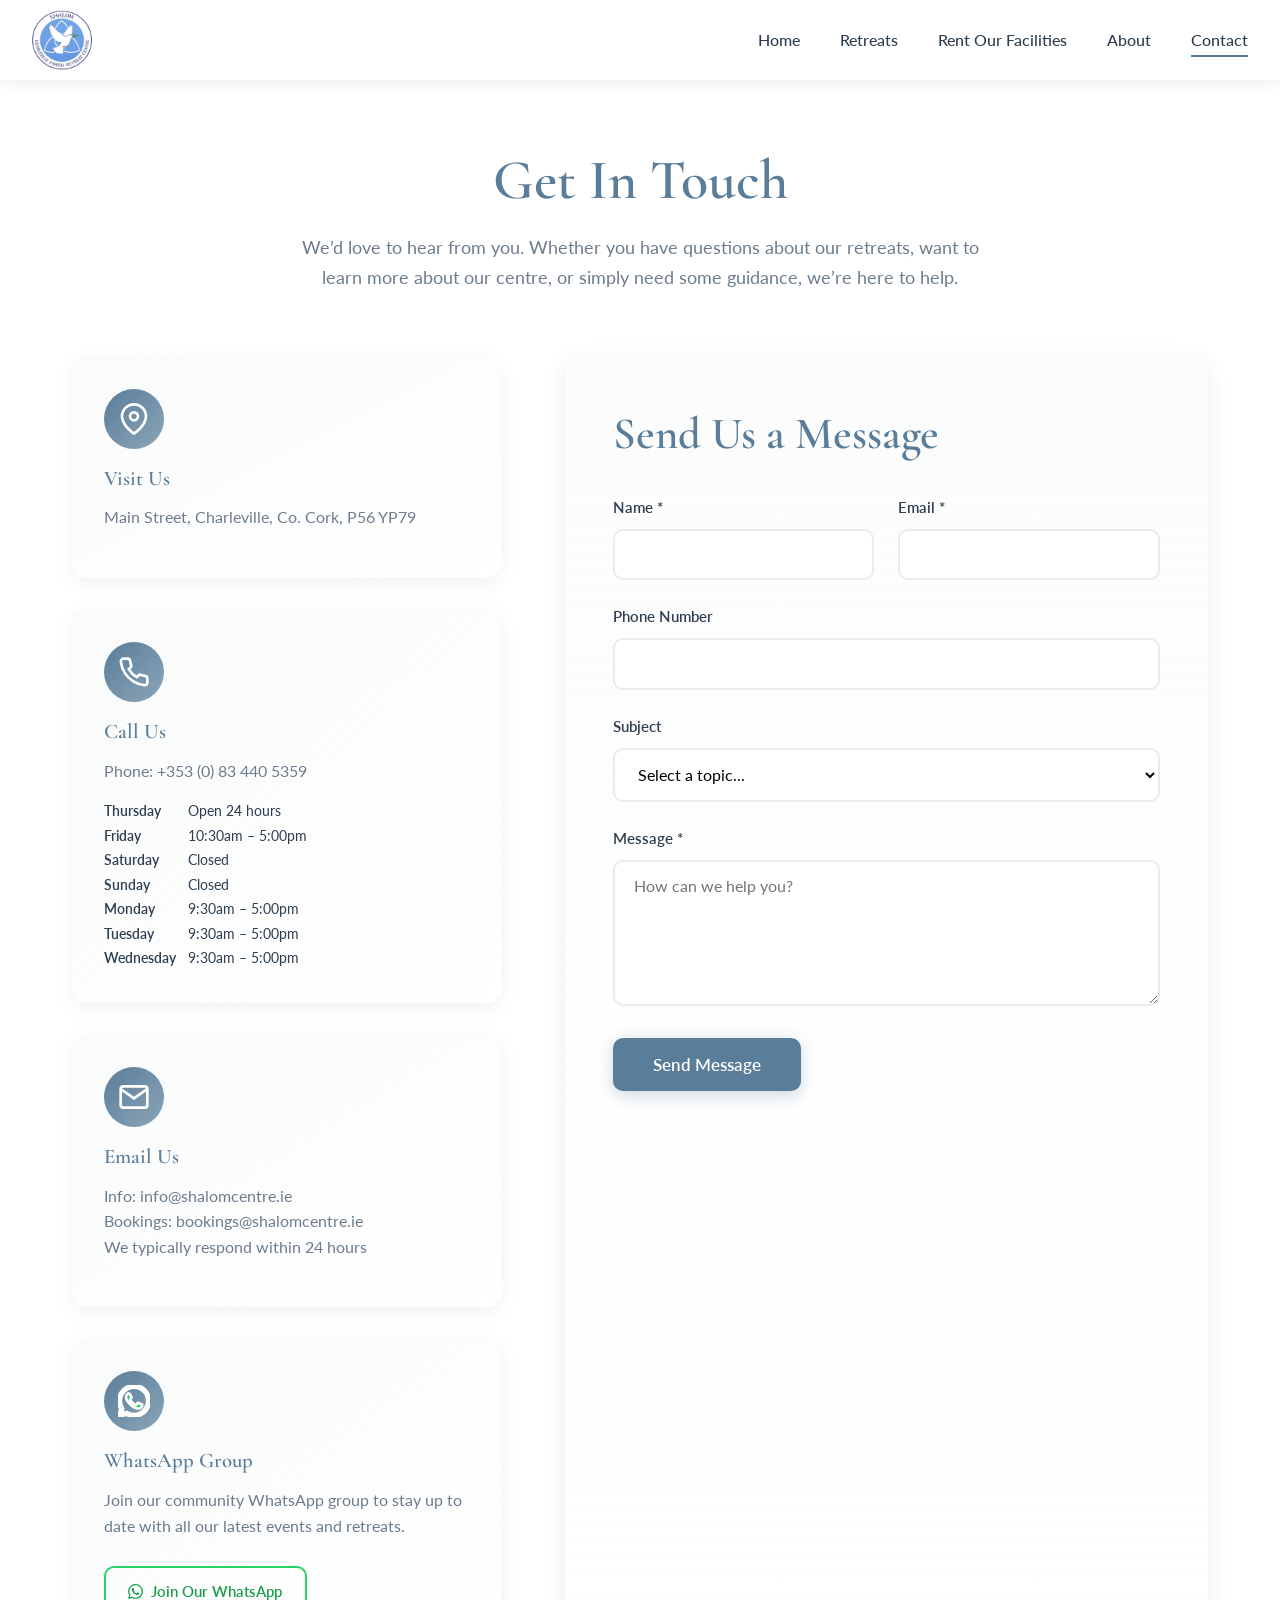
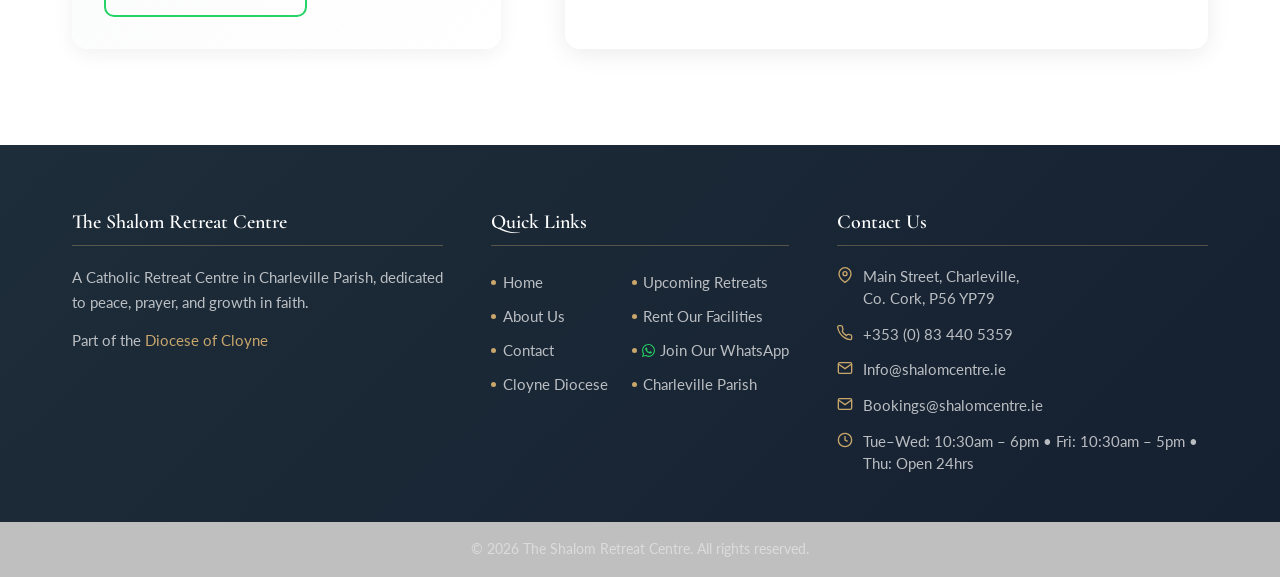
<file: contact.html>
<!DOCTYPE html>
<html lang="en">
<head>
    <meta charset="UTF-8">
    <meta name="viewport" content="width=device-width, initial-scale=1.0">
    <title>Contact Us - The Shalom Retreat Centre</title>
    <link rel="icon" type="image/x-icon" href="favicon.ico">
    <link rel="preconnect" href="https://fonts.googleapis.com">
    <link rel="preconnect" href="https://fonts.gstatic.com" crossorigin>
    <link href="https://fonts.googleapis.com/css2?family=Cormorant+Garamond:wght@300;400;600&family=Lato:wght@300;400;700&display=swap" rel="stylesheet">
    <link rel="stylesheet" href="styles.css">
</head>
<body>
    <!-- Navigation -->
    <nav class="navbar">
        <div class="nav-container">
            <a href="index.html" class="nav-logo">
                <img src="Shalom_logo_transparent.png" alt="Shalom Retreat Centre">
            </a>
            <ul class="nav-menu">
                <li><a href="index.html">Home</a></li>
                <li><a href="bookings.html">Retreats</a></li>
                <li><a href="facilities.html">Rent Our Facilities</a></li>
                <li><a href="about.html">About</a></li>
                <li><a href="contact.html" class="active">Contact</a></li>
            </ul>
            <div class="hamburger">
                <span></span>
                <span></span>
                <span></span>
            </div>
        </div>
    </nav>

    <!-- Animated Background -->
    <div class="background-animation subtle">
        <div class="orb orb-1"></div>
        <div class="orb orb-2"></div>
        <div class="orb orb-3"></div>
        <div class="orb orb-4"></div>
        <div class="orb orb-5"></div>
        <div class="orb orb-6"></div>
    </div>

    <!-- Contact Section -->
    <section class="contact-section">
        <div class="container">
            <div class="contact-header fade-in">
                <h1 data-cms="page_heading">Get In Touch</h1>
                <p data-cms="page_intro">We'd love to hear from you. Whether you have questions about our retreats, want to learn more about our centre, or simply need some guidance, we're here to help.</p>
            </div>

            <div class="contact-grid">
                <!-- Contact Info -->
                <div class="contact-info fade-in-delay-1">
                    <div class="contact-card">
                        <div class="contact-icon">
                            <svg width="32" height="32" viewBox="0 0 24 24" fill="none" stroke="currentColor">
                                <path d="M21 10c0 7-9 13-9 13s-9-6-9-13a9 9 0 0 1 18 0z"></path>
                                <circle cx="12" cy="10" r="3"></circle>
                            </svg>
                        </div>
                        <h3>Visit Us</h3>
                        <p data-cms="address">Shalom Retreat Centre<br>Main Street<br>Charleville<br>Co. Cork<br>P56 YP79</p>
                    </div>

                    <div class="contact-card">
                        <div class="contact-icon">
                            <svg width="32" height="32" viewBox="0 0 24 24" fill="none" stroke="currentColor">
                                <path d="M22 16.92v3a2 2 0 0 1-2.18 2 19.79 19.79 0 0 1-8.63-3.07 19.5 19.5 0 0 1-6-6 19.79 19.79 0 0 1-3.07-8.67A2 2 0 0 1 4.11 2h3a2 2 0 0 1 2 1.72 12.84 12.84 0 0 0 .7 2.81 2 2 0 0 1-.45 2.11L8.09 9.91a16 16 0 0 0 6 6l1.27-1.27a2 2 0 0 1 2.11-.45 12.84 12.84 0 0 0 2.81.7A2 2 0 0 1 22 16.92z"></path>
                            </svg>
                        </div>
                        <h3>Call Us</h3>
                        <p>Phone: <span data-cms="phone_display">+353 (0) 83 440 5359</span></p>
                        <table style="font-size:0.9em;border-spacing:0;margin-top:0.4rem;line-height:1.7">
                            <tr><td style="padding-right:0.75rem;font-weight:600">Thursday</td><td data-cms="hours_thu">Open 24 hours</td></tr>
                            <tr><td style="padding-right:0.75rem;font-weight:600">Friday</td><td data-cms="hours_fri">10:30 am – 5:00 pm</td></tr>
                            <tr><td style="padding-right:0.75rem;font-weight:600">Saturday</td><td data-cms="hours_sat">Closed</td></tr>
                            <tr><td style="padding-right:0.75rem;font-weight:600">Sunday</td><td data-cms="hours_sun">Closed</td></tr>
                            <tr><td style="padding-right:0.75rem;font-weight:600">Monday</td><td data-cms="hours_mon">Closed</td></tr>
                            <tr><td style="padding-right:0.75rem;font-weight:600">Tuesday</td><td data-cms="hours_tue">10:30 am – 6:00 pm</td></tr>
                            <tr><td style="padding-right:0.75rem;font-weight:600">Wednesday</td><td data-cms="hours_wed">10:30 am – 6:00 pm</td></tr>
                        </table>
                    </div>

                    <div class="contact-card">
                        <div class="contact-icon">
                            <svg width="32" height="32" viewBox="0 0 24 24" fill="none" stroke="currentColor">
                                <path d="M4 4h16c1.1 0 2 .9 2 2v12c0 1.1-.9 2-2 2H4c-1.1 0-2-.9-2-2V6c0-1.1.9-2 2-2z"></path>
                                <polyline points="22,6 12,13 2,6"></polyline>
                            </svg>
                        </div>
                        <h3>Email Us</h3>
                        <p>Info: <a href="mailto:info@shalomcentre.ie" data-cms="email_info">info@shalomcentre.ie</a><br>Bookings: <a href="mailto:bookings@shalomcentre.ie" data-cms="email_bookings">bookings@shalomcentre.ie</a><br>We typically respond within 24 hours</p>
                    </div>

                    <div class="contact-card">
                        <div class="contact-icon" style="color:#25d366">
                            <svg width="32" height="32" viewBox="0 0 24 24" fill="#25d366" aria-hidden="true"><path d="M17.472 14.382c-.297-.149-1.758-.867-2.03-.967-.273-.099-.471-.148-.67.15-.197.297-.767.966-.94 1.164-.173.199-.347.223-.644.075-.297-.15-1.255-.463-2.39-1.475-.883-.788-1.48-1.761-1.653-2.059-.173-.297-.018-.458.13-.606.134-.133.298-.347.446-.52.149-.174.198-.298.298-.497.099-.198.05-.371-.025-.52-.075-.149-.669-1.612-.916-2.207-.242-.579-.487-.5-.669-.51-.173-.008-.371-.01-.57-.01-.198 0-.52.074-.792.372-.272.297-1.04 1.016-1.04 2.479 0 1.462 1.065 2.875 1.213 3.074.149.198 2.096 3.2 5.077 4.487.709.306 1.262.489 1.694.625.712.227 1.36.195 1.871.118.571-.085 1.758-.719 2.006-1.413.248-.694.248-1.289.173-1.413-.074-.124-.272-.198-.57-.347m-5.421 7.403h-.004a9.87 9.87 0 01-5.031-1.378l-.361-.214-3.741.982.998-3.648-.235-.374a9.86 9.86 0 01-1.51-5.26c.001-5.45 4.436-9.884 9.888-9.884 2.64 0 5.122 1.03 6.988 2.898a9.825 9.825 0 012.893 6.994c-.003 5.45-4.437 9.884-9.885 9.884m8.413-18.297A11.815 11.815 0 0012.05 0C5.495 0 .16 5.335.157 11.892c0 2.096.547 4.142 1.588 5.945L.057 24l6.305-1.654a11.882 11.882 0 005.683 1.448h.005c6.554 0 11.89-5.335 11.893-11.893a11.821 11.821 0 00-3.48-8.413z"/></svg>
                        </div>
                        <h3>WhatsApp Group</h3>
                        <p>Join our community WhatsApp group to stay up to date with all our latest events and retreats.</p>
                        <a href="https://chat.whatsapp.com/FvwBHMFkd5S3oxi56iMXap?mode=gi_t" class="btn-whatsapp-light" target="_blank" rel="noopener" style="margin-top:0.75rem;font-size:0.95rem;padding:0.65rem 1.4rem">
                            <svg width="15" height="15" viewBox="0 0 24 24" fill="currentColor" aria-hidden="true"><path d="M17.472 14.382c-.297-.149-1.758-.867-2.03-.967-.273-.099-.471-.148-.67.15-.197.297-.767.966-.94 1.164-.173.199-.347.223-.644.075-.297-.15-1.255-.463-2.39-1.475-.883-.788-1.48-1.761-1.653-2.059-.173-.297-.018-.458.13-.606.134-.133.298-.347.446-.52.149-.174.198-.298.298-.497.099-.198.05-.371-.025-.52-.075-.149-.669-1.612-.916-2.207-.242-.579-.487-.5-.669-.51-.173-.008-.371-.01-.57-.01-.198 0-.52.074-.792.372-.272.297-1.04 1.016-1.04 2.479 0 1.462 1.065 2.875 1.213 3.074.149.198 2.096 3.2 5.077 4.487.709.306 1.262.489 1.694.625.712.227 1.36.195 1.871.118.571-.085 1.758-.719 2.006-1.413.248-.694.248-1.289.173-1.413-.074-.124-.272-.198-.57-.347m-5.421 7.403h-.004a9.87 9.87 0 01-5.031-1.378l-.361-.214-3.741.982.998-3.648-.235-.374a9.86 9.86 0 01-1.51-5.26c.001-5.45 4.436-9.884 9.888-9.884 2.64 0 5.122 1.03 6.988 2.898a9.825 9.825 0 012.893 6.994c-.003 5.45-4.437 9.884-9.885 9.884m8.413-18.297A11.815 11.815 0 0012.05 0C5.495 0 .16 5.335.157 11.892c0 2.096.547 4.142 1.588 5.945L.057 24l6.305-1.654a11.882 11.882 0 005.683 1.448h.005c6.554 0 11.89-5.335 11.893-11.893a11.821 11.821 0 00-3.48-8.413z"/></svg>
                            Join Our WhatsApp
                        </a>
                    </div>
                </div>

                <!-- Contact Form -->
                <div class="contact-form-container fade-in-delay-2">
                    <h2>Send Us a Message</h2>
                    <form id="contactPageForm" class="contact-form">
                        <div class="form-row">
                            <div class="form-group">
                                <label for="name">Name *</label>
                                <input type="text" id="name" name="name" required>
                            </div>
                            <div class="form-group">
                                <label for="email">Email *</label>
                                <input type="email" id="email" name="email" required>
                            </div>
                        </div>

                        <div class="form-group">
                            <label for="phone">Phone Number</label>
                            <input type="tel" id="phone" name="phone">
                        </div>

                        <div class="form-group">
                            <label for="subject">Subject</label>
                            <select id="subject" name="subject">
                                <option value="">Select a topic...</option>
                                <option value="retreat-inquiry">Retreat Inquiry</option>
                                <option value="registration">Registration Question</option>
                                <option value="general">General Question</option>
                                <option value="other">Other</option>
                            </select>
                        </div>

                        <div class="form-group">
                            <label for="message">Message *</label>
                            <textarea id="message" name="message" rows="6" required placeholder="How can we help you?"></textarea>
                        </div>

                        <button type="submit" class="btn-primary">Send Message</button>
                    </form>

                    <div class="success-message" id="successMessage">
                        <svg width="24" height="24" viewBox="0 0 24 24" fill="none" stroke="currentColor">
                            <path d="M22 11.08V12a10 10 0 1 1-5.93-9.14"></path>
                            <polyline points="22 4 12 14.01 9 11.01"></polyline>
                        </svg>
                        Thank you for your message! We'll get back to you soon.
                    </div>

                    <div class="error-message" id="errorMessage">
                        <svg width="24" height="24" viewBox="0 0 24 24" fill="none" stroke="currentColor">
                            <circle cx="12" cy="12" r="10"></circle>
                            <line x1="15" y1="9" x2="9" y2="15"></line>
                            <line x1="9" y1="9" x2="15" y2="15"></line>
                        </svg>
                        <span>Oops! Something went wrong. Please try again.</span>
                    </div>
                </div>
            </div>
        </div>
    </section>

<!-- Footer -->
    <footer class="footer">
        <div class="footer-main">
            <div class="container">
                <div class="footer-grid">

                    <!-- About col -->
                    <div class="footer-col">
                        <h4>The Shalom Retreat Centre</h4>
                        <p>A Catholic Retreat Centre in Charleville Parish, dedicated to peace, prayer, and growth in faith.</p>
                        <p class="footer-diocese">
                            Part of the <a href="https://www.cloynediocese.ie" target="_blank" rel="noopener">Diocese of Cloyne</a>
                        </p>
                    </div>

                    <!-- Quick links col -->
                    <div class="footer-col">
                        <h4>Quick Links</h4>
                        <ul class="footer-links footer-links-grid">
                            <li><a href="index.html">Home</a></li>
                            <li><a href="bookings.html">Upcoming Retreats</a></li>
                            <li><a href="about.html">About Us</a></li>
                            <li><a href="facilities.html">Rent Our Facilities</a></li>
                <li><a href="contact.html">Contact</a></li>
                            <li><a href="https://chat.whatsapp.com/FvwBHMFkd5S3oxi56iMXap?mode=gi_t" target="_blank" rel="noopener" class="wa-link"><svg width="13" height="13" viewBox="0 0 24 24" fill="currentColor" style="color:#25d366;flex-shrink:0"><path d="M17.472 14.382c-.297-.149-1.758-.867-2.03-.967-.273-.099-.471-.148-.67.15-.197.297-.767.966-.94 1.164-.173.199-.347.223-.644.075-.297-.15-1.255-.463-2.39-1.475-.883-.788-1.48-1.761-1.653-2.059-.173-.297-.018-.458.13-.606.134-.133.298-.347.446-.52.149-.174.198-.298.298-.497.099-.198.05-.371-.025-.52-.075-.149-.669-1.612-.916-2.207-.242-.579-.487-.5-.669-.51-.173-.008-.371-.01-.57-.01-.198 0-.52.074-.792.372-.272.297-1.04 1.016-1.04 2.479 0 1.462 1.065 2.875 1.213 3.074.149.198 2.096 3.2 5.077 4.487.709.306 1.262.489 1.694.625.712.227 1.36.195 1.871.118.571-.085 1.758-.719 2.006-1.413.248-.694.248-1.289.173-1.413-.074-.124-.272-.198-.57-.347m-5.421 7.403h-.004a9.87 9.87 0 01-5.031-1.378l-.361-.214-3.741.982.998-3.648-.235-.374a9.86 9.86 0 01-1.51-5.26c.001-5.45 4.436-9.884 9.888-9.884 2.64 0 5.122 1.03 6.988 2.898a9.825 9.825 0 012.893 6.994c-.003 5.45-4.437 9.884-9.885 9.884m8.413-18.297A11.815 11.815 0 0012.05 0C5.495 0 .16 5.335.157 11.892c0 2.096.547 4.142 1.588 5.945L.057 24l6.305-1.654a11.882 11.882 0 005.683 1.448h.005c6.554 0 11.89-5.335 11.893-11.893a11.821 11.821 0 00-3.48-8.413z"/></svg>Join Our WhatsApp</a></li>
                            <li><a href="https://www.cloynediocese.ie" target="_blank" rel="noopener">Cloyne Diocese</a></li>
                            <li><a href="https://www.charlevilleparish.ie" target="_blank" rel="noopener">Charleville Parish</a></li>
                        </ul>                    </div>

                    <!-- Contact col -->
                    <div class="footer-col">
                        <h4>Contact Us</h4>
                        <ul class="footer-contact-list">
                            <li>
                                <svg width="16" height="16" viewBox="0 0 24 24" fill="none" stroke="currentColor" stroke-width="2"><path d="M21 10c0 7-9 13-9 13s-9-6-9-13a9 9 0 0 1 18 0z"></path><circle cx="12" cy="10" r="3"></circle></svg>
                                <span>Main Street, Charleville,<br>Co. Cork, P56 YP79</span>
                            </li>
                            <li>
                                <svg width="16" height="16" viewBox="0 0 24 24" fill="none" stroke="currentColor" stroke-width="2"><path d="M22 16.92v3a2 2 0 0 1-2.18 2 19.79 19.79 0 0 1-8.63-3.07A19.5 19.5 0 0 1 4.21 12 19.79 19.79 0 0 1 1.14 3.38 2 2 0 0 1 3.12 1h3a2 2 0 0 1 2 1.72 12.84 12.84 0 0 0 .7 2.81 2 2 0 0 1-.45 2.11L8.09 9.91a16 16 0 0 0 6 6l1.27-1.27a2 2 0 0 1 2.11-.45 12.84 12.84 0 0 0 2.81.7A2 2 0 0 1 22 16.92z"></path></svg>
                                <a href="tel:+353834405359">+353 (0) 83 440 5359</a>
                            </li>
                            <li>
                                <svg width="16" height="16" viewBox="0 0 24 24" fill="none" stroke="currentColor" stroke-width="2"><path d="M4 4h16c1.1 0 2 .9 2 2v12c0 1.1-.9 2-2 2H4c-1.1 0-2-.9-2-2V6c0-1.1.9-2 2-2z"></path><polyline points="22,6 12,13 2,6"></polyline></svg>
                                <a href="mailto:info@shalomcentre.ie">Info@shalomcentre.ie</a>
                            </li>
                            <li>
                                <svg width="16" height="16" viewBox="0 0 24 24" fill="none" stroke="currentColor" stroke-width="2"><path d="M4 4h16c1.1 0 2 .9 2 2v12c0 1.1-.9 2-2 2H4c-1.1 0-2-.9-2-2V6c0-1.1.9-2 2-2z"></path><polyline points="22,6 12,13 2,6"></polyline></svg>
                                <a href="mailto:bookings@shalomcentre.ie">Bookings@shalomcentre.ie</a>
                            </li>
                            <li>
                                <svg width="16" height="16" viewBox="0 0 24 24" fill="none" stroke="currentColor" stroke-width="2"><circle cx="12" cy="12" r="10"></circle><polyline points="12 6 12 12 16 14"></polyline></svg>
                                <span>Tue&ndash;Wed: 10:30am &ndash; 6pm &bull; Fri: 10:30am &ndash; 5pm &bull; Thu: Open 24hrs</span>
                            </li>
                        </ul>
                    </div>

                </div>
            </div>
        </div>
        <div class="footer-bottom">
            <div class="container">
                <p>&copy; 2026 The Shalom Retreat Centre. All rights reserved.</p>
            </div>
        </div>
    </footer>

    <script src="script.js"></script>
</body>
</html>
</file>
<file: styles.css>
/* ===== CSS VARIABLES ===== */
:root {
    --primary-color: #5a7d9a;
    --secondary-color: #8ba5b8;
    --accent-color: #c9a66b;
    --text-dark: #2c3e50;
    --text-light: #6b7c8e;
    --bg-light: #f8f9fa;
    --white: #ffffff;
    --success: #4caf50;
    --error: #e57373;

    --font-heading: 'Cormorant Garamond', serif;
    --font-body: 'Lato', sans-serif;

    --transition: all 0.3s ease;
}

/* ===== RESET & BASE ===== */
*, *::before, *::after {
    margin: 0;
    padding: 0;
    box-sizing: border-box;
}

html { scroll-behavior: smooth; }

body {
    font-family: var(--font-body);
    color: var(--text-dark);
    line-height: 1.7;
    overflow-x: hidden;
}

h1, h2, h3, h4, h5, h6 {
    font-family: var(--font-heading);
    font-weight: 600;
    line-height: 1.3;
    margin-bottom: 1rem;
}

h1 { font-size: 3.5rem; }
h2 { font-size: 2.8rem; }
h3 { font-size: 1.8rem; }

p { margin-bottom: 1rem; }

a {
    text-decoration: none;
    color: inherit;
    transition: var(--transition);
}

img {
    max-width: 100%;
    height: auto;
    display: block;
}

.container {
    max-width: 1200px;
    margin: 0 auto;
    padding: 0 2rem;
}

/* ===== ANIMATED BACKGROUND ===== */
.background-animation {
    position: fixed;
    top: 0; left: 0;
    width: 100%; height: 100%;
    z-index: -1;
    overflow: hidden;
    background: linear-gradient(160deg, #f7f5f0 0%, #edf2f6 50%, #f5f2ec 100%);
}

.background-animation.subtle {
    background: linear-gradient(160deg, #f8f7f3 0%, #f0f4f8 60%, #f6f3ee 100%);
}

/* Soft drifting circles */
.orb {
    position: absolute;
    border-radius: 50%;
    opacity: 0;
    will-change: transform, opacity;
}

.orb-1 {
    width: 500px; height: 500px; top: -8%; left: -10%;
    background: radial-gradient(circle at 40% 40%, rgba(90,125,154,0.18) 0%, transparent 68%);
    animation: drift1 50s -5s infinite ease-in-out;
}
.orb-2 {
    width: 380px; height: 380px; top: 25%; left: 60%;
    background: radial-gradient(circle at 50% 50%, rgba(201,166,107,0.14) 0%, transparent 68%);
    animation: drift2 58s -18s infinite ease-in-out;
}
.orb-3 {
    width: 460px; height: 460px; top: 60%; left: -5%;
    background: radial-gradient(circle at 40% 60%, rgba(139,165,184,0.15) 0%, transparent 68%);
    animation: drift3 64s -30s infinite ease-in-out;
}
.orb-4 {
    width: 280px; height: 280px; top: 5%; left: 72%;
    background: radial-gradient(circle at 50% 40%, rgba(201,166,107,0.12) 0%, transparent 68%);
    animation: drift4 42s -8s infinite ease-in-out;
}
.orb-5 {
    width: 420px; height: 420px; top: 70%; left: 55%;
    background: radial-gradient(circle at 50% 50%, rgba(90,125,154,0.12) 0%, transparent 68%);
    animation: drift5 56s -22s infinite ease-in-out;
}
.orb-6 {
    width: 220px; height: 220px; top: 42%; left: 30%;
    background: radial-gradient(circle at 50% 50%, rgba(201,166,107,0.10) 0%, transparent 68%);
    animation: drift6 70s -40s infinite ease-in-out;
}

@keyframes drift1 {
    0%,100% { opacity:0; transform: translate(0,0); }
    10%      { opacity:1; }
    50%      { opacity:1; transform: translate(70px, 90px); }
    90%      { opacity:1; }
}
@keyframes drift2 {
    0%,100% { opacity:0; transform: translate(0,0); }
    10%      { opacity:1; }
    40%      { opacity:1; transform: translate(-60px,-70px); }
    70%      { opacity:1; transform: translate(-100px, 30px); }
    90%      { opacity:1; }
}
@keyframes drift3 {
    0%,100% { opacity:0; transform: translate(0,0); }
    10%      { opacity:1; }
    50%      { opacity:1; transform: translate(80px,-100px); }
    90%      { opacity:1; }
}
@keyframes drift4 {
    0%,100% { opacity:0; transform: translate(0,0); }
    10%      { opacity:1; }
    35%      { opacity:1; transform: translate(-40px, 60px); }
    65%      { opacity:1; transform: translate(-80px, 30px); }
    90%      { opacity:1; }
}
@keyframes drift5 {
    0%,100% { opacity:0; transform: translate(0,0); }
    10%      { opacity:1; }
    50%      { opacity:1; transform: translate(-90px,-80px); }
    90%      { opacity:1; }
}
@keyframes drift6 {
    0%,100% { opacity:0; transform: translate(0,0); }
    10%      { opacity:1; }
    33%      { opacity:1; transform: translate(50px,-50px); }
    66%      { opacity:1; transform: translate(-30px,-80px); }
    90%      { opacity:1; }
}

/* ===== NAVIGATION ===== */
.navbar {
    background: var(--white);
    box-shadow: 0 2px 15px rgba(0,0,0,0.08);
    position: sticky;
    top: 0;
    z-index: 1000;
    animation: slideDown 0.5s ease;
}

@keyframes slideDown {
    from { transform: translateY(-100%); opacity: 0; }
    to   { transform: translateY(0);     opacity: 1; }
}

.nav-container {
    max-width: 1400px;
    margin: 0 auto;
    padding: 0 2rem;
    display: flex;
    justify-content: space-between;
    align-items: center;
    height: 80px;
}

.nav-logo img {
    height: 60px;
    width: auto;
    transition: var(--transition);
}

.nav-logo:hover img { transform: scale(1.05); }

.nav-menu {
    display: flex;
    list-style: none;
    gap: 2.5rem;
}

.nav-menu a {
    color: var(--text-dark);
    font-weight: 500;
    font-size: 1rem;
    position: relative;
    padding: 0.5rem 0;
}

.nav-menu a::after {
    content: '';
    position: absolute;
    bottom: 0; left: 0;
    width: 0; height: 2px;
    background: var(--primary-color);
    transition: width 0.3s ease;
}

.nav-menu a:hover::after,
.nav-menu a.active::after { width: 100%; }

.hamburger {
    display: none;
    flex-direction: column;
    cursor: pointer;
    gap: 5px;
}

.hamburger span {
    width: 25px; height: 3px;
    background: var(--text-dark);
    transition: var(--transition);
}

/* ===== HERO SECTION ===== */
.hero {
    min-height: 70vh;
    display: flex;
    flex-direction: column;
    align-items: center;
    justify-content: center;
    text-align: center;
    background: linear-gradient(135deg, rgba(90,125,154,0.92), rgba(139,165,184,0.82)),
                url('https://i.imgur.com/rm2Lard.jpeg?w=1200&q=80') center/cover;
    position: relative;
    overflow: hidden;
}

.hero::before {
    content: '';
    position: absolute;
    inset: 0;
    background: radial-gradient(circle at 30% 50%, rgba(201,166,107,0.12), transparent 60%);
    animation: pulseGlow 8s ease-in-out infinite;
}

@keyframes pulseGlow {
    0%, 100% { opacity: 0.3; }
    50%       { opacity: 0.7; }
}

.hero-content {
    position: relative;
    z-index: 1;
    color: var(--white);
    max-width: 820px;
    padding: 2rem 2rem 7rem;
}

.hero h1 {
    font-size: 4.5rem;
    margin-bottom: 1.5rem;
    text-shadow: 0 2px 20px rgba(0,0,0,0.3);
}

.hero p {
    font-size: 1.4rem;
    opacity: 0.95;
    font-weight: 300;
    margin-bottom: 2.5rem;
}

.hero-btn {
    background: rgba(255,255,255,0.15);
    border: 2px solid rgba(255,255,255,0.7);
    color: var(--white);
    backdrop-filter: blur(6px);
    box-shadow: 0 4px 20px rgba(0,0,0,0.15);
}

.hero-btn:hover {
    background: var(--white);
    color: var(--primary-color);
    border-color: var(--white);
    transform: translateY(-2px);
}

/* Hero button group (side-by-side on homepage) */
.hero-buttons {
    display: flex;
    flex-wrap: wrap;
    gap: 1rem;
    justify-content: center;
    align-items: center;
}

/* ===== WHATSAPP BUTTON ===== */
.btn-whatsapp {
    display: inline-flex;
    align-items: center;
    gap: 0.5rem;
    padding: 1rem 2rem;
    font-size: 1.05rem;
    font-weight: 600;
    border-radius: 10px;
    cursor: pointer;
    transition: var(--transition);
    border: 2px solid rgba(255,255,255,0.7);
    font-family: var(--font-body);
    background: rgba(37,211,102,0.25);
    color: var(--white);
    backdrop-filter: blur(6px);
    box-shadow: 0 4px 20px rgba(0,0,0,0.15);
    text-decoration: none;
    white-space: nowrap;
}
.btn-whatsapp:hover {
    background: #25d366;
    border-color: #25d366;
    color: var(--white);
    transform: translateY(-2px);
    box-shadow: 0 6px 24px rgba(37,211,102,0.4);
}

/* WhatsApp button on light backgrounds (about CTA, contact) */
.btn-whatsapp-light {
    display: inline-flex;
    align-items: center;
    gap: 0.5rem;
    padding: 1rem 2rem;
    font-size: 1.05rem;
    font-weight: 600;
    border-radius: 10px;
    cursor: pointer;
    transition: var(--transition);
    border: 2px solid #25d366;
    font-family: var(--font-body);
    background: transparent;
    color: #1a9e4d;
    text-decoration: none;
    white-space: nowrap;
}
.btn-whatsapp-light:hover {
    background: #25d366;
    color: var(--white);
    transform: translateY(-2px);
    box-shadow: 0 6px 24px rgba(37,211,102,0.35);
}

/* Footer WhatsApp link */
.footer-links .wa-link {
    display: inline-flex;
    align-items: center;
    gap: 5px;
}

/* ===== SCROLL INDICATOR ===== */
.scroll-indicator {
    position: absolute;
    bottom: 2.5rem;
    left: 50%;
    transform: translateX(-50%);
    display: flex;
    flex-direction: column;
    align-items: center;
    gap: 0.4rem;
    color: rgba(255,255,255,0.85);
    font-size: 0.8rem;
    font-family: var(--font-body);
    font-weight: 600;
    letter-spacing: 0.12em;
    text-transform: uppercase;
    transition: color 0.3s ease;
    /* Custom animation keeps translateX(-50%) intact — generic fadeIn would overwrite it */
    animation: fadeInScroll 1s ease 1.2s forwards;
    opacity: 0;
    z-index: 2;
}

@keyframes fadeInScroll {
    from { opacity: 0; transform: translateX(-50%) translateY(12px); }
    to   { opacity: 1; transform: translateX(-50%) translateY(0); }
}

.scroll-indicator:hover {
    color: var(--white);
    transform: translateX(-50%) translateY(4px);
}

.scroll-label {
    opacity: 0.8;
}

.scroll-arrow {
    animation: bounceArrow 2s ease-in-out infinite;
    display: flex;
}

.scroll-arrow svg {
    stroke: rgba(255,255,255,0.9);
}

@keyframes bounceArrow {
    0%, 100% { transform: translateY(0); }
    50%       { transform: translateY(6px); }
}

/* ===== ANIMATIONS ===== */
.fade-in         { opacity: 0; animation: fadeIn 1s ease 0.0s forwards; }
.fade-in-delay-1 { opacity: 0; animation: fadeIn 1s ease 0.2s forwards; }
.fade-in-delay-2 { opacity: 0; animation: fadeIn 1s ease 0.4s forwards; }
.fade-in-delay-3 { opacity: 0; animation: fadeIn 1s ease 0.6s forwards; }
.fade-in-delay-4 { opacity: 0; animation: fadeIn 1s ease 0.8s forwards; }
.fade-in-delay-5 { opacity: 0; animation: fadeIn 1s ease 1.0s forwards; }

@keyframes fadeIn {
    from { opacity: 0; transform: translateY(28px); }
    to   { opacity: 1; transform: translateY(0); }
}

/* ===== HIGHLIGHTS SECTION (homepage) ===== */
.highlights-section {
    padding: 5rem 0 3rem;
    background: var(--white);
}

.section-intro {
    text-align: center;
    margin-bottom: 3rem;
}

.section-intro h2 {
    color: var(--primary-color);
    margin-bottom: 0.5rem;
}

.section-intro p {
    color: var(--text-light);
    font-size: 1.15rem;
    margin: 0;
}

.highlights-footer {
    text-align: center;
    margin-top: 3rem;
}

/* ===== FORMS SECTION (homepage two-column) ===== */
.forms-section {
    padding: 4rem 0 5rem;
    background: linear-gradient(to bottom, var(--bg-light), #eef2f6);
}

.forms-grid {
    display: grid;
    grid-template-columns: 1fr 1fr;
    gap: 3rem;
    align-items: start;
}

.form-panel {
    background: var(--white);
    border-radius: 20px;
    padding: 3rem 2.5rem;
    box-shadow: 0 8px 35px rgba(0,0,0,0.07);
    border-top: 4px solid var(--primary-color);
    opacity: 0;
}

.form-panel-alt {
    border-top-color: var(--accent-color);
}

.form-panel-icon {
    display: inline-flex;
    align-items: center;
    justify-content: center;
    width: 64px;
    height: 64px;
    background: linear-gradient(135deg, var(--primary-color), var(--secondary-color));
    border-radius: 16px;
    margin-bottom: 1.5rem;
}

.form-panel-alt .form-panel-icon {
    background: linear-gradient(135deg, var(--accent-color), #d4b57a);
}

.form-panel-icon svg {
    stroke: var(--white);
}

.form-panel h2 {
    color: var(--text-dark);
    font-size: 1.9rem;
    margin-bottom: 0.5rem;
}

.form-panel-sub {
    color: var(--text-light);
    font-size: 1rem;
    margin-bottom: 2rem;
}

/* ===== PAGE HEADER ===== */
.page-header {
    padding: 4rem 0 3rem;
    text-align: center;
    background: linear-gradient(to bottom, rgba(248,249,250,0.5), transparent);
}

.page-header h1 { color: var(--primary-color); margin-bottom: 1rem; }
.page-header p  { color: var(--text-light); font-size: 1.2rem; max-width: 800px; margin: 0 auto; }

/* ===== RETREATS SECTION ===== */
.retreats-section {
    padding: 4rem 0 6rem;
    background: var(--white);
}

/* Shared grid — used by homepage highlights (3 cards) */
.retreats-grid {
    display: grid;
    grid-template-columns: repeat(auto-fill, minmax(320px, 1fr));
    gap: 2.5rem;
    margin-bottom: 2rem;
}

/* Bookings page: slimmer cards, 4 across */
.retreats-section .retreats-grid {
    grid-template-columns: repeat(auto-fill, minmax(240px, 1fr));
    gap: 1.8rem;
}


/* ===== RETREAT SIGNUP — IMAGE BANNER (req 4: no text overlay) ===== */
.retreat-hero-img-wrap {
    position: relative;
    width: 100%;
    height: 360px;
    overflow: hidden;
    background: #2c3e50;
}

.retreat-hero-banner-img {
    width: 100%;
    height: 100%;
    object-fit: cover;
    object-position: center;
    display: block;
}

/* Tag pill in top-right of the image — kept visible on hover via z-index:3 (req 5) */
.retreat-hero-banner-tag {
    position: absolute;
    top: 1.2rem; right: 1.5rem;
    z-index: 3;
    background: var(--accent-color);
    color: #fff;
    padding: 0.35rem 1.1rem;
    border-radius: 20px;
    font-size: 0.8rem;
    font-weight: 700;
    letter-spacing: 0.05em;
    text-transform: uppercase;
    box-shadow: 0 2px 8px rgba(0,0,0,0.25);
}

/* ===== RETREAT INFO BLOCK — BELOW the banner (req 4) ===== */
.retreat-hero-below {
    background: var(--bg-light);
    border-bottom: 3px solid var(--accent-color);
    padding: 2rem 0 1.8rem;
}

.retreat-hero-below-inner {
    max-width: 820px;
}

.retreat-hero-below-tag {
    display: inline-block;
    background: var(--accent-color);
    color: #fff;
    padding: 0.3rem 1rem;
    border-radius: 20px;
    font-size: 0.78rem;
    font-weight: 700;
    letter-spacing: 0.05em;
    text-transform: uppercase;
    margin-bottom: 0.75rem;
}

.retreat-hero-below-title {
    font-size: 2.2rem;
    color: var(--text-dark);
    margin-bottom: 0.6rem;
    line-height: 1.25;
}

.retreat-hero-below-meta {
    display: flex;
    align-items: center;
    gap: 0.5rem;
    color: var(--text-light);
    font-size: 0.95rem;
    margin-bottom: 0.9rem;
}
.retreat-hero-below-meta svg { stroke: var(--primary-color); flex-shrink: 0; }

.retreat-hero-below-desc {
    color: var(--text-light);
    line-height: 1.75;
    margin: 0;
    max-width: 680px;
    white-space: pre-line;
}

/* Cost / donation badge — on signup page hero */
.retreat-cost-badge-hero {
    display: inline-block;
    margin-top: 1rem;
    background: #fff8ee;
    border: 1.5px solid var(--accent-color);
    color: #7a5a1e;
    padding: 0.45rem 1.1rem;
    border-radius: 8px;
    font-size: 0.95rem;
    font-weight: 600;
}



.retreat-card {
    background: var(--white);
    border-radius: 15px;
    overflow: hidden;
    box-shadow: 0 5px 20px rgba(0,0,0,0.08);
    transition: var(--transition);
    opacity: 0;
    display: flex;
    flex-direction: column;
}

.retreat-card:hover {
    transform: translateY(-8px);
    box-shadow: 0 12px 35px rgba(0,0,0,0.15);
}

.retreat-image {
    position: relative;
    height: 240px;
    overflow: hidden;
    /* Establish a stacking context so z-index on the tag is scoped here */
    isolation: isolate;
}

.retreat-image img {
    width: 100%; height: 100%;
    object-fit: cover;
    transition: transform 0.5s ease;
    /* Image sits at z-index:0, tag at z-index:3 — tag always on top (req 5) */
    position: relative;
    z-index: 0;
}

.retreat-card:hover .retreat-image img { transform: scale(1.1); }

/* Tag stays visible during hover/scale — z-index:3 set inline in JS too (req 5) */
.retreat-tag {
    position: absolute;
    top: 1rem; right: 1rem;
    z-index: 3;
    background: var(--accent-color);
    color: var(--white);
    padding: 0.5rem 1.2rem;
    border-radius: 20px;
    font-size: 0.85rem;
    font-weight: 600;
    box-shadow: 0 2px 10px rgba(0,0,0,0.2);
    /* Prevent tag from scaling with the image */
    pointer-events: none;
}

.retreat-content { padding: 2rem; display: flex; flex-direction: column; flex: 1; }

/* Slightly tighter padding on bookings page for slimmer cards */
.retreats-section .retreat-content { padding: 1.5rem; }

.retreat-content h3 {
    color: var(--primary-color);
    margin-bottom: 1rem;
    font-size: 1.6rem;
}

.retreat-date {
    display: flex;
    align-items: center;
    gap: 0.6rem;
    color: var(--text-light);
    margin-bottom: 1rem;
    font-size: 0.95rem;
}

.retreat-date svg {
    stroke: var(--primary-color);
    stroke-width: 2;
    flex-shrink: 0;
}

/* Description: 3-line ellipsis truncation (req 4) — replaces old scroll-on-hover */
.retreat-desc-wrap {
    margin-bottom: 0.8rem;
}

.retreat-desc-wrap p {
    color: var(--text-light);
    line-height: 1.7;
    margin: 0;
    white-space: pre-line;
    display: -webkit-box;
    -webkit-line-clamp: 3;
    -webkit-box-orient: vertical;
    overflow: hidden;
    text-overflow: ellipsis;
}

/* Optional cost/donation badge on cards (req 6) */
.retreat-cost-badge {
    display: inline-block;
    background: #fff8ee;
    border: 1.5px solid var(--accent-color);
    color: #7a5a1e;
    padding: 0.3rem 0.9rem;
    border-radius: 8px;
    font-size: 0.88rem;
    font-weight: 600;
    margin-bottom: 0.8rem;
    align-self: flex-start;
}

.retreat-content .btn-secondary {
    width: 100%;
    padding: 0.8rem 1.5rem;
    font-size: 1rem;
    text-align: center;
    margin-top: auto;
    padding-top: 1.5rem;
    flex-shrink: 0;
}

/* ===== FORMS ===== */
.contact-form { margin-top: 1.5rem; }

.form-row {
    display: grid;
    grid-template-columns: 1fr 1fr;
    gap: 1.5rem;
    margin-bottom: 0;
}

.form-group { margin-bottom: 1.5rem; }

.form-group label {
    display: block;
    color: var(--text-dark);
    font-weight: 600;
    margin-bottom: 0.5rem;
    font-size: 0.95rem;
}

.form-group input,
.form-group textarea,
.form-group select {
    width: 100%;
    padding: 0.9rem 1.2rem;
    border: 2px solid #e8ecef;
    border-radius: 10px;
    font-size: 1rem;
    font-family: var(--font-body);
    transition: var(--transition);
    background: var(--white);
}

.form-group input:focus,
.form-group textarea:focus,
.form-group select:focus {
    outline: none;
    border-color: var(--primary-color);
    box-shadow: 0 0 0 4px rgba(90,125,154,0.1);
}

.form-group textarea { resize: vertical; }

/* ===== BUTTONS ===== */
.btn-primary,
.btn-secondary {
    display: inline-block;
    padding: 1rem 2.5rem;
    font-size: 1.05rem;
    font-weight: 600;
    border-radius: 10px;
    cursor: pointer;
    transition: var(--transition);
    border: none;
    font-family: var(--font-body);
}

.btn-primary {
    background: var(--primary-color);
    color: var(--white);
    box-shadow: 0 4px 15px rgba(90,125,154,0.3);
}

.btn-primary:hover {
    background: #4a6d8a;
    transform: translateY(-2px);
    box-shadow: 0 6px 20px rgba(90,125,154,0.4);
}

.btn-secondary {
    background: transparent;
    color: var(--primary-color);
    border: 2px solid var(--primary-color);
}

.btn-secondary:hover {
    background: var(--primary-color);
    color: var(--white);
}

/* ===== MESSAGES ===== */
.success-message,
.error-message {
    display: none;
    align-items: center;
    gap: 1rem;
    padding: 1.2rem 1.5rem;
    border-radius: 10px;
    margin-top: 1.5rem;
    font-weight: 500;
    animation: slideIn 0.3s ease;
}

@keyframes slideIn {
    from { opacity: 0; transform: translateY(-10px); }
    to   { opacity: 1; transform: translateY(0); }
}

.success-message {
    background: rgba(76,175,80,0.1);
    color: var(--success);
    border: 2px solid var(--success);
}

.error-message {
    background: rgba(229,115,115,0.1);
    color: var(--error);
    border: 2px solid var(--error);
}

.success-message svg,
.error-message svg {
    stroke-width: 2.5;
    flex-shrink: 0;
}

/* ===== REGISTRATION SECTION ===== */
.registration-section {
    padding: 4rem 0 6rem;
    background: var(--white);
}

.registration-content {
    max-width: 800px;
    margin: 0 auto;
}

.back-link {
    display: inline-flex;
    align-items: center;
    gap: 0.5rem;
    color: var(--primary-color);
    font-weight: 600;
    margin-bottom: 2rem;
    transition: var(--transition);
}

.back-link:hover { gap: 0.8rem; color: var(--secondary-color); }
.back-link svg   { stroke-width: 2.5; }

.registration-content h1 {
    color: var(--primary-color);
    margin-bottom: 0.5rem;
}

.registration-form {
    background: linear-gradient(to bottom, rgba(248,249,250,0.5), rgba(255,255,255,0.8));
    padding: 3rem;
    border-radius: 15px;
    box-shadow: 0 5px 25px rgba(0,0,0,0.08);
}

.registration-form h3 {
    color: var(--primary-color);
    margin-top: 2rem;
    margin-bottom: 1.5rem;
    padding-top: 2rem;
    border-top: 2px solid #e8ecef;
}

.registration-form h3:first-of-type {
    margin-top: 0;
    padding-top: 0;
    border-top: none;
}

.subtitle { color: var(--text-light); font-size: 1.1rem; margin-bottom: 2rem; }

/* ===== ABOUT PAGE ===== */
.about-hero {
    padding: 5rem 0 3rem;
    text-align: center;
    background: linear-gradient(to bottom, rgba(248,249,250,0.5), transparent);
}

.about-hero h1   { color: var(--primary-color); margin-bottom: 1rem; }
.about-hero .lead {
    color: var(--text-light);
    font-size: 1.3rem;
    max-width: 800px;
    margin: 0 auto;
}

.about-content {
    padding: 4rem 0;
    background: var(--white);
}

.about-grid {
    display: grid;
    grid-template-columns: 1fr 1fr;
    gap: 4rem;
    align-items: center;
    margin-bottom: 5rem;
}

.about-grid.reverse     { direction: rtl; }
.about-grid.reverse > * { direction: ltr; }

.about-text h2  { color: var(--primary-color); margin-bottom: 1.5rem; }
.about-text p   { color: var(--text-light); font-size: 1.05rem; line-height: 1.8; }

.about-image {
    border-radius: 15px;
    overflow: hidden;
    box-shadow: 0 10px 40px rgba(0,0,0,0.1);
}

.about-image img { width: 100%; height: 100%; object-fit: cover; transition: transform 0.5s ease; }
.about-image:hover img { transform: scale(1.05); }

/* ===== VALUES SECTION ===== */
.values-section {
    padding: 5rem 0;
    background: linear-gradient(to bottom, rgba(248,249,250,0.5), var(--white));
}

.values-section h2 { color: var(--primary-color); margin-bottom: 3rem; }
.text-center       { text-align: center; }

.values-grid {
    display: grid;
    grid-template-columns: repeat(auto-fit, minmax(250px, 1fr));
    gap: 2.5rem;
    margin-top: 3rem;
}

.value-card {
    text-align: center;
    padding: 2rem;
    background: var(--white);
    border-radius: 15px;
    box-shadow: 0 5px 20px rgba(0,0,0,0.06);
    transition: var(--transition);
    opacity: 0;
}

.value-card:hover {
    transform: translateY(-5px);
    box-shadow: 0 8px 30px rgba(0,0,0,0.12);
}

.value-icon {
    display: inline-flex;
    align-items: center;
    justify-content: center;
    width: 80px; height: 80px;
    background: linear-gradient(135deg, var(--primary-color), var(--secondary-color));
    border-radius: 50%;
    margin-bottom: 1.5rem;
}

.value-icon svg { stroke: var(--white); stroke-width: 2; }

.value-card h3 { color: var(--primary-color); margin-bottom: 0.8rem; font-size: 1.4rem; }
.value-card p  { color: var(--text-light); line-height: 1.6; }

/* ===== CTA SECTION ===== */
.cta-section {
    padding: 5rem 0;
    background: linear-gradient(135deg, rgba(90,125,154,0.95), rgba(139,165,184,0.9)),
                url('https://images.unsplash.com/photo-1519681393784-d120267933ba?w=1600&q=80') center/cover;
    text-align: center;
    position: relative;
}

.cta-content       { position: relative; z-index: 1; color: var(--white); }
.cta-content h2    { font-size: 3rem; margin-bottom: 1rem; }
.cta-content p     { font-size: 1.3rem; margin-bottom: 2rem; opacity: 0.95; }

.cta-buttons {
    display: flex;
    gap: 1.5rem;
    justify-content: center;
    flex-wrap: wrap;
}

.cta-buttons .btn-primary { background: var(--white); color: var(--primary-color); }
.cta-buttons .btn-primary:hover { background: var(--accent-color); color: var(--white); }
.cta-buttons .btn-secondary { border-color: var(--white); color: var(--white); }
.cta-buttons .btn-secondary:hover { background: var(--white); color: var(--primary-color); }
.cta-buttons .btn-whatsapp-light { border-color: rgba(255,255,255,0.7); color: var(--white); }
.cta-buttons .btn-whatsapp-light:hover { background: #25d366; border-color: #25d366; color: var(--white); }

/* ===== CONTACT SECTION ===== */
.contact-section {
    padding: 4rem 0 6rem;
    background: var(--white);
}

.contact-header {
    text-align: center;
    max-width: 700px;
    margin: 0 auto 4rem;
}

.contact-header h1 { color: var(--primary-color); margin-bottom: 1rem; }
.contact-header p  { color: var(--text-light); font-size: 1.1rem; }

.contact-grid {
    display: grid;
    grid-template-columns: 1fr 1.5fr;
    gap: 4rem;
}

.contact-info { display: flex; flex-direction: column; gap: 2rem; }

.contact-card {
    padding: 2rem;
    background: linear-gradient(to bottom right, rgba(248,249,250,0.8), var(--white));
    border-radius: 15px;
    box-shadow: 0 5px 20px rgba(0,0,0,0.06);
    transition: var(--transition);
}

.contact-card:hover { transform: translateY(-3px); box-shadow: 0 8px 30px rgba(0,0,0,0.1); }

.contact-icon {
    display: inline-flex;
    align-items: center;
    justify-content: center;
    width: 60px; height: 60px;
    background: linear-gradient(135deg, var(--primary-color), var(--secondary-color));
    border-radius: 50%;
    margin-bottom: 1rem;
}

.contact-icon svg   { stroke: var(--white); stroke-width: 2; }
.contact-card h3    { color: var(--primary-color); margin-bottom: 0.8rem; font-size: 1.3rem; }
.contact-card p     { color: var(--text-light); line-height: 1.6; }

.contact-form-container {
    background: linear-gradient(to bottom, rgba(248,249,250,0.5), rgba(255,255,255,0.8));
    padding: 3rem;
    border-radius: 15px;
    box-shadow: 0 5px 25px rgba(0,0,0,0.08);
}

.contact-form-container h2 { color: var(--primary-color); margin-bottom: 2rem; }

/* ===== FOOTER ===== */
.footer-main {
    background: linear-gradient(135deg, #1e2d3a 0%, #152030 100%);
    color: rgba(255,255,255,0.85);
    padding: 4rem 0 3rem;
}

.footer-grid {
    display: grid;
    grid-template-columns: 1.4fr 1fr 1.4fr;
    gap: 3rem;
}

.footer-col h4 {
    font-family: var(--font-heading);
    font-size: 1.25rem;
    color: var(--white);
    margin-bottom: 1.2rem;
    padding-bottom: 0.6rem;
    border-bottom: 1px solid rgba(201,166,107,0.35);
}

.footer-col p {
    font-size: 0.92rem;
    line-height: 1.7;
    color: rgba(255,255,255,0.7);
    margin-bottom: 0.8rem;
}

.footer-diocese a {
    color: var(--accent-color);
    transition: var(--transition);
}
.footer-diocese a:hover { color: #d9bb85; }

/* Quick links */
.footer-links {
    list-style: none;
    display: flex;
    flex-direction: column;
    gap: 0.6rem;
}

.footer-links a {
    color: rgba(255,255,255,0.7);
    font-size: 0.92rem;
    display: inline-flex;
    align-items: center;
    gap: 0.4rem;
    transition: var(--transition);
}

.footer-links a::before {
    content: '';
    display: inline-block;
    width: 5px; height: 5px;
    border-radius: 50%;
    background: var(--accent-color);
    flex-shrink: 0;
    transition: background 0.2s, transform 0.2s;
}

.footer-links a:hover { color: var(--white); }
.footer-links a:hover::before { background: #d9bb85; transform: scale(1.4); }

/* Contact list */
.footer-contact-list {
    list-style: none;
    display: flex;
    flex-direction: column;
    gap: 0.85rem;
}

.footer-contact-list li {
    display: flex;
    align-items: flex-start;
    gap: 0.65rem;
    font-size: 0.92rem;
    color: rgba(255,255,255,0.7);
    line-height: 1.5;
}

.footer-contact-list svg {
    stroke: var(--accent-color);
    flex-shrink: 0;
    margin-top: 2px;
}

.footer-contact-list a {
    color: rgba(255,255,255,0.7);
    transition: var(--transition);
}
.footer-contact-list a:hover { color: var(--white); }

/* Bottom bar */
.footer-bottom {
    background: rgba(0,0,0,0.25);
    padding: 1rem 0;
    text-align: center;
}

.footer-bottom p {
    font-size: 0.85rem;
    color: rgba(255,255,255,0.45);
    margin: 0;
}

/* Footer responsive */
@media (max-width: 820px) {
    .footer-grid { grid-template-columns: 1fr 1fr; }
    .footer-col:first-child { grid-column: 1 / -1; }
}

@media (max-width: 520px) {
    .footer-grid { grid-template-columns: 1fr; }
    .footer-col:first-child { grid-column: auto; }
}

/* ===== RESPONSIVE ===== */
@media (max-width: 968px) {
    h1 { font-size: 2.8rem; }
    h2 { font-size: 2.2rem; }
    h3 { font-size: 1.5rem; }

    .nav-menu {
        position: fixed;
        left: -100%; top: 80px;
        flex-direction: column;
        background: var(--white);
        width: 100%;
        text-align: center;
        transition: 0.3s;
        box-shadow: 0 10px 27px rgba(0,0,0,0.05);
        padding: 2rem 0;
        gap: 0;
    }

    .nav-menu.active { left: 0; }
    .nav-menu li     { padding: 1rem 0; }
    .hamburger       { display: flex; }

    .hamburger.active span:nth-child(1) { transform: rotate(45deg) translate(8px, 8px); }
    .hamburger.active span:nth-child(2) { opacity: 0; }
    .hamburger.active span:nth-child(3) { transform: rotate(-45deg) translate(8px, -8px); }

    .hero h1         { font-size: 3rem; }

    .forms-grid,
    .about-grid,
    .contact-grid    { grid-template-columns: 1fr; gap: 2.5rem; }

    .about-grid.reverse { direction: ltr; }

    .values-grid     { grid-template-columns: 1fr; }
    .cta-content h2  { font-size: 2.2rem; }

    .cta-buttons     { flex-direction: column; align-items: center; }
    .cta-buttons .btn-primary,
    .cta-buttons .btn-secondary,
    .cta-buttons .btn-whatsapp-light { width: 100%; max-width: 300px; justify-content: center; }

    .form-row        { grid-template-columns: 1fr; }
}

@media (max-width: 600px) {
    .container       { padding: 0 1.5rem; }
    .hero            { min-height: 88vh; }
    .hero h1         { font-size: 2.3rem; }
    .hero p          { font-size: 1.1rem; }
    .hero-content    { padding-bottom: 6rem; }
    .scroll-indicator { bottom: 1.5rem; }
    .hero-buttons    { flex-direction: column; align-items: center; }
    .hero-buttons .btn-primary,
    .hero-buttons .btn-whatsapp { width: 100%; max-width: 280px; justify-content: center; }

    .registration-form,
    .contact-form-container,
    .form-panel      { padding: 2rem 1.5rem; }

    .page-header     { padding: 3rem 0 2rem; }
    .retreats-grid,
    .retreats-section .retreats-grid { grid-template-columns: 1fr; }
    .nav-logo img    { height: 50px; }
}

/* ===== BOOKING SUCCESS POPUP (req 3) ===== */
#bookingPopup {
    display: none;
    position: fixed;
    inset: 0;
    z-index: 9999;
    align-items: center;
    justify-content: center;
}

.booking-popup-overlay {
    position: absolute;
    inset: 0;
    background: rgba(30, 45, 58, 0.7);
    backdrop-filter: blur(3px);
    display: flex;
    align-items: center;
    justify-content: center;
    padding: 1.5rem;
}

.booking-popup-box {
    background: var(--white);
    border-radius: 16px;
    padding: 2.5rem 2rem;
    max-width: 440px;
    width: 100%;
    text-align: center;
    box-shadow: 0 20px 60px rgba(0,0,0,0.25);
    animation: popupIn 0.28s cubic-bezier(0.34, 1.56, 0.64, 1);
}

@keyframes popupIn {
    from { opacity: 0; transform: scale(0.85) translateY(20px); }
    to   { opacity: 1; transform: scale(1)    translateY(0); }
}

.booking-popup-icon {
    width: 72px; height: 72px;
    border-radius: 50%;
    background: #e8f5e9;
    display: flex;
    align-items: center;
    justify-content: center;
    margin: 0 auto 1.2rem;
    stroke: var(--success);
}

.booking-popup-icon svg { stroke: #388e3c; }

.booking-popup-title {
    font-family: var(--font-heading);
    font-size: 1.8rem;
    color: var(--text-dark);
    margin-bottom: 0.75rem;
}

.booking-popup-msg {
    color: var(--text-light);
    line-height: 1.7;
    margin-bottom: 1.5rem;
    font-size: 0.98rem;
}

.booking-popup-close {
    padding: 0.8rem 2.5rem;
    font-size: 1rem;
}

/* ===== FACILITIES PAGE (req 7) ===== */
.facilities-hero {
    padding: 5rem 0 3.5rem;
    text-align: center;
    background: linear-gradient(135deg, #f0f4f8 0%, #e8f0f5 100%);
    border-bottom: 1px solid rgba(90,125,154,0.15);
}

.facilities-hero h1 { color: var(--primary-color); }
.facilities-hero p   { color: var(--text-light); font-size: 1.15rem; max-width: 640px; margin: 0 auto; }

.facilities-section { padding: 5rem 0; background: var(--white); }

.facilities-intro {
    max-width: 780px;
    margin: 0 auto 4rem;
    text-align: center;
}

.facilities-intro h2 { color: var(--primary-color); margin-bottom: 1rem; }
.facilities-intro p  { color: var(--text-light); font-size: 1.05rem; line-height: 1.8; }

.facilities-grid {
    display: grid;
    grid-template-columns: repeat(auto-fill, minmax(300px, 1fr));
    gap: 2rem;
    margin-bottom: 4rem;
}

.facility-card {
    background: var(--bg-light);
    border-radius: 14px;
    padding: 2rem;
    border: 1px solid rgba(90,125,154,0.12);
    transition: var(--transition);
}

.facility-card:hover {
    transform: translateY(-4px);
    box-shadow: 0 8px 24px rgba(0,0,0,0.09);
    border-color: var(--primary-color);
}

.facility-icon {
    width: 52px; height: 52px;
    border-radius: 12px;
    background: linear-gradient(135deg, var(--primary-color), var(--secondary-color));
    display: flex;
    align-items: center;
    justify-content: center;
    margin-bottom: 1.2rem;
}
.facility-icon svg { stroke: #fff; }

.facility-card h3 { color: var(--text-dark); font-size: 1.3rem; margin-bottom: 0.6rem; }
.facility-card p  { color: var(--text-light); font-size: 0.95rem; line-height: 1.7; margin: 0; }

.facilities-cta {
    background: linear-gradient(135deg, var(--primary-color) 0%, #4a6d8a 100%);
    border-radius: 18px;
    padding: 3.5rem 3rem;
    text-align: center;
    color: #fff;
    margin-top: 2rem;
}

.facilities-cta h2 { color: #fff; margin-bottom: 1rem; font-size: 2.2rem; }
.facilities-cta p  { color: rgba(255,255,255,0.85); font-size: 1.05rem; margin-bottom: 2rem; }

.facilities-cta .cta-buttons { display: flex; gap: 1rem; justify-content: center; flex-wrap: wrap; }
.facilities-cta .btn-primary  { background: #fff; color: var(--primary-color); }
.facilities-cta .btn-primary:hover { background: var(--accent-color); color: #fff; }
.facilities-cta .btn-secondary { border-color: rgba(255,255,255,0.7); color: #fff; }
.facilities-cta .btn-secondary:hover { background: #fff; color: var(--primary-color); }

.facilities-what { padding: 5rem 0; background: var(--bg-light); }
.facilities-what h2 { color: var(--primary-color); text-align: center; margin-bottom: 3rem; }

.what-grid {
    display: grid;
    grid-template-columns: 1fr 1fr;
    gap: 3rem;
    align-items: start;
}

.what-list { list-style: none; display: flex; flex-direction: column; gap: 1rem; }
.what-list li {
    display: flex;
    gap: 0.9rem;
    align-items: flex-start;
    color: var(--text-light);
    font-size: 0.97rem;
    line-height: 1.6;
}
.what-list li::before {
    content: '';
    display: block;
    width: 8px; height: 8px;
    border-radius: 50%;
    background: var(--accent-color);
    flex-shrink: 0;
    margin-top: 0.5rem;
}

.facilities-testimonial {
    background: var(--white);
    border-left: 4px solid var(--accent-color);
    border-radius: 0 12px 12px 0;
    padding: 1.8rem 2rem;
    margin-top: 1rem;
}
.facilities-testimonial p  { color: var(--text-light); font-style: italic; line-height: 1.8; margin-bottom: 0.6rem; }
.facilities-testimonial cite { font-size: 0.88rem; color: var(--primary-color); font-weight: 600; font-style: normal; }

@media (max-width: 768px) {
    .what-grid { grid-template-columns: 1fr; }
    .facilities-cta { padding: 2.5rem 1.5rem; }
    .facilities-cta h2 { font-size: 1.7rem; }
}

@media (max-width: 600px) {
    .retreat-hero-img-wrap { height: 240px; }
    .retreat-hero-below-title { font-size: 1.6rem; }
}

/* ===== NOTICE BANNER (index page) ===== */
#noticeBanner {
    background: linear-gradient(90deg, #5a7d9a 0%, #4a6d8a 100%);
    color: #fff;
    padding: 0.85rem 0;
    text-align: center;
    position: relative;
    z-index: 10;
}

.notice-banner-inner {
    display: flex;
    align-items: center;
    justify-content: center;
    gap: 0.6rem;
    max-width: 900px;
    margin: 0 auto;
    padding: 0 1.5rem;
    font-size: 0.97rem;
    font-weight: 500;
    line-height: 1.5;
}

.notice-banner-inner svg { stroke: rgba(255,255,255,0.85); flex-shrink: 0; }

/* ===== FACILITIES HERO BANNER (with image) ===== */
.facilities-hero-banner {
    position: relative;
    width: 100%;
    height: 420px;
    overflow: hidden;
    background: #2c3e50;
}

.facilities-hero-banner-img {
    width: 100%;
    height: 100%;
    object-fit: cover;
    object-position: top;
    display: block;
}

.facilities-hero-banner-overlay {
    position: absolute;
    inset: 0;
    background: linear-gradient(to bottom, rgba(20,35,50,0.35) 0%, rgba(20,35,50,0.65) 100%);
}

.facilities-hero-banner-text {
    position: absolute;
    bottom: 0; left: 0; right: 0;
    padding: 2.5rem 3rem;
    color: #fff;
    z-index: 2;
}

.facilities-hero-banner-text h1 {
    color: #fff;
    font-size: 3rem;
    margin-bottom: 0.4rem;
    text-shadow: 0 2px 12px rgba(0,0,0,0.4);
}

.facilities-hero-banner-text p {
    color: rgba(255,255,255,0.88);
    font-size: 1.1rem;
    margin: 0;
}

/* ===== FACILITY CARD IMAGE SLOT ===== */
.facility-card {
    display: flex;
    flex-direction: column;
    background: var(--bg-light);
    border-radius: 14px;
    overflow: hidden; /* so card-img clips to rounded corners */
    border: 1px solid rgba(90,125,154,0.12);
    transition: var(--transition);
    padding: 0; /* body carries the padding now */
}

.facility-card-img {
    width: 100%;
    height: 180px;
    overflow: hidden;
    flex-shrink: 0;
}

.facility-card-img img {
    width: 100%;
    height: 100%;
    object-fit: cover;
    object-position: center;
    display: block;
    transition: transform 0.4s ease;
}

.facility-card:hover .facility-card-img img { transform: scale(1.05); }

.facility-card-body {
    padding: 2rem;
    display: flex;
    flex-direction: column;
    flex: 1;
}

/* Keep old single-padding style for cards without image slot (icon + body) */
.facility-card > .facility-icon { padding: 2rem 2rem 0; }
.facility-card > h3             { padding: 0 2rem; }
.facility-card > p              { padding: 0 2rem 2rem; }

/* ===== FACILITIES CAROUSEL ===== */
.facilities-carousel-wrap {
    margin: 3rem 0;
}

.carousel-heading {
    text-align: center;
    color: var(--primary-color);
    margin-bottom: 1.5rem;
    font-size: 2rem;
}

.facilities-carousel {
    position: relative;
    border-radius: 16px;
    overflow: hidden;
    background: #111;
    aspect-ratio: 16/7;
    max-height: 500px;
    box-shadow: 0 8px 32px rgba(0,0,0,0.18);
}

.carousel-track {
    position: relative;
    width: 100%;
    height: 100%;
}

.carousel-slide {
    position: absolute;
    inset: 0;
    opacity: 0;
    transition: opacity 0.6s ease;
    display: block;
    cursor: pointer;
}

.carousel-slide.active { opacity: 1; }

.carousel-slide img {
    width: 100%;
    height: 100%;
    object-fit: cover;
    object-position: center;
    display: block;
}

.carousel-btn {
    position: absolute;
    top: 50%;
    transform: translateY(-50%);
    z-index: 5;
    background: rgba(255,255,255,0.15);
    border: 2px solid rgba(255,255,255,0.4);
    border-radius: 50%;
    width: 48px; height: 48px;
    display: flex; align-items: center; justify-content: center;
    cursor: pointer;
    color: #fff;
    transition: background 0.2s, border-color 0.2s;
    backdrop-filter: blur(4px);
}

.carousel-btn:hover { background: rgba(255,255,255,0.3); border-color: rgba(255,255,255,0.8); }
.carousel-prev { left: 1rem; }
.carousel-next { right: 1rem; }

.carousel-dots {
    position: absolute;
    bottom: 1rem;
    left: 0; right: 0;
    display: flex;
    justify-content: center;
    gap: 0.5rem;
    z-index: 5;
}

.carousel-dot {
    width: 10px; height: 10px;
    border-radius: 50%;
    background: rgba(255,255,255,0.45);
    border: none;
    cursor: pointer;
    padding: 0;
    transition: background 0.2s, transform 0.2s;
}

.carousel-dot.active { background: #fff; transform: scale(1.2); }

@media (max-width: 600px) {
    .facilities-hero-banner          { height: 260px; }
    .facilities-hero-banner-text h1  { font-size: 2rem; }
    .facilities-hero-banner-text     { padding: 1.5rem; }
    .carousel-btn                    { width: 36px; height: 36px; }
    .facilities-carousel             { aspect-ratio: 4/3; }
    .notice-banner-inner             { font-size: 0.88rem; }
}

/* =====================================================
   FACILITIES PAGE v2 — condensed, sleek, professional
   ===================================================== */

/* ── Scroll reveal ───────────────────────────────── */
.reveal,
.reveal-up {
    opacity: 0;
    transition: opacity 0.65s ease, transform 0.65s ease;
}
.reveal     { transform: none; }
.reveal-up  { transform: translateY(28px); }
.reveal.in-view,
.reveal-up.in-view {
    opacity: 1;
    transform: translateY(0);
}
/* Stagger siblings automatically */
.fac-grid .fac-card:nth-child(1) { transition-delay: 0.05s; }
.fac-grid .fac-card:nth-child(2) { transition-delay: 0.12s; }
.fac-grid .fac-card:nth-child(3) { transition-delay: 0.19s; }
.fac-grid .fac-card:nth-child(4) { transition-delay: 0.05s; }
.fac-grid .fac-card:nth-child(5) { transition-delay: 0.12s; }
.fac-grid .fac-card:nth-child(6) { transition-delay: 0.19s; }

/* ── Hero fallback (no image) ────────────────────── */
.fac-hero-fallback {
    padding: 5rem 0 3rem;
    text-align: center;
    background: linear-gradient(135deg, #f0f4f8, #e8f0f5);
    border-bottom: 1px solid rgba(90,125,154,0.12);
}
.fac-hero-label {
    font-family: var(--font-body);
    font-size: 0.8rem;
    font-weight: 700;
    letter-spacing: 0.18em;
    text-transform: uppercase;
    color: var(--primary-color);
    margin-bottom: 0.7rem;
}
.fac-hero-sub {
    color: var(--text-light);
    font-size: 1.1rem;
    max-width: 560px;
    margin: 0.6rem auto 0;
    line-height: 1.7;
}
.fac-hero-fallback h1 { color: var(--primary-color); font-size: 3rem; margin-bottom: 0.3rem; }

/* ── Stats bar ───────────────────────────────────── */
.fac-stats-bar {
    background: var(--primary-color);
    padding: 1.4rem 0;
}
.fac-stats {
    display: flex;
    align-items: center;
    justify-content: center;
    gap: 0;
    flex-wrap: wrap;
}
.fac-stat {
    display: flex;
    flex-direction: column;
    align-items: center;
    padding: 0 2.5rem;
    gap: 0.15rem;
}
.fac-stat-n {
    font-family: var(--font-heading);
    font-size: 2rem;
    font-weight: 600;
    color: #fff;
    line-height: 1;
}
.fac-stat-l {
    font-size: 0.78rem;
    color: rgba(255,255,255,0.72);
    text-transform: uppercase;
    letter-spacing: 0.06em;
    font-weight: 600;
}
.fac-stat-div {
    width: 1px;
    height: 2.5rem;
    background: rgba(255,255,255,0.2);
    flex-shrink: 0;
}

/* ── Spaces section ──────────────────────────────── */
.fac-spaces {
    padding: 4rem 0 2rem;
    background: var(--white);
}
.fac-section-head {
    text-align: center;
    max-width: 640px;
    margin: 0 auto 2.5rem;
}
.fac-section-head h2 { color: var(--primary-color); margin-bottom: 0.6rem; }
.fac-section-head p  { color: var(--text-light); font-size: 1rem; line-height: 1.7; }

/* ── Facility cards grid ─────────────────────────── */
.fac-grid {
    display: grid;
    grid-template-columns: repeat(3, 1fr);
    gap: 1.5rem;
    margin-bottom: 2.5rem;
}

.fac-card {
    background: var(--bg-light);
    border-radius: 12px;
    overflow: hidden;
    border: 1px solid rgba(90,125,154,0.1);
    transition: transform 0.28s ease, box-shadow 0.28s ease, border-color 0.28s ease;
    display: flex;
    flex-direction: column;
}
.fac-card:hover {
    transform: translateY(-5px);
    box-shadow: 0 10px 30px rgba(0,0,0,0.1);
    border-color: var(--primary-color);
}

/* Card image — placeholder shown by default, replaced by site-config via script.js */
.fac-card-img {
    width: 100%;
    height: 160px;
    overflow: hidden;
    flex-shrink: 0;
    background: #d5e3ef;
}
.fac-card-img img {
    width: 100%; height: 100%;
    object-fit: cover;
    object-position: center;
    display: block;
    transition: transform 0.4s ease;
}
.fac-card:hover .fac-card-img img { transform: scale(1.06); }

.fac-card-body {
    padding: 1.4rem 1.5rem 1.6rem;
    display: flex;
    flex-direction: column;
    flex: 1;
}
.fac-card-icon {
    width: 38px; height: 38px;
    border-radius: 10px;
    background: linear-gradient(135deg, var(--primary-color), var(--secondary-color));
    display: flex; align-items: center; justify-content: center;
    margin-bottom: 0.8rem;
    flex-shrink: 0;
}
.fac-card-icon svg { stroke: #fff; }
.fac-card-body h3 {
    color: var(--text-dark);
    font-size: 1.1rem;
    margin-bottom: 0.45rem;
    font-family: var(--font-body);
    font-weight: 700;
}
.fac-card-body p {
    color: var(--text-light);
    font-size: 0.9rem;
    line-height: 1.65;
    margin: 0;
}

/* ── Bottom section ──────────────────────────────── */
.fac-bottom {
    padding: 3.5rem 0 5rem;
    background: var(--bg-light);
    border-top: 1px solid rgba(90,125,154,0.1);
}
.fac-bottom-grid {
    display: grid;
    grid-template-columns: 1fr 1fr;
    gap: 3rem;
    align-items: start;
}

/* What's included */
.fac-included h2 { color: var(--primary-color); margin-bottom: 1.4rem; font-size: 1.7rem; }
.fac-included-list {
    list-style: none;
    display: flex;
    flex-direction: column;
    gap: 0.6rem;
    margin-bottom: 2rem;
}
.fac-included-list li {
    display: flex;
    align-items: flex-start;
    gap: 0.7rem;
    color: var(--text-light);
    font-size: 0.95rem;
    line-height: 1.55;
}
.fac-included-list li::before {
    content: '';
    display: block;
    width: 7px; height: 7px;
    border-radius: 50%;
    background: var(--accent-color);
    flex-shrink: 0;
    margin-top: 0.45rem;
}

.fac-testimonial {
    background: var(--white);
    border-left: 3px solid var(--accent-color);
    border-radius: 0 10px 10px 0;
    padding: 1.3rem 1.4rem;
    display: flex;
    flex-direction: column;
    gap: 0.5rem;
}
.fac-testimonial svg { flex-shrink: 0; opacity: 0.6; }
.fac-testimonial p   { color: var(--text-light); font-style: italic; font-size: 0.93rem; line-height: 1.7; margin: 0; }
.fac-testimonial cite { font-size: 0.82rem; color: var(--primary-color); font-weight: 700; font-style: normal; }

/* CTA panel */
.fac-cta-box {
    background: var(--white);
    border-radius: 16px;
    padding: 2rem 2rem 0;
    border: 1px solid rgba(90,125,154,0.12);
    box-shadow: 0 4px 20px rgba(0,0,0,0.06);
    overflow: hidden;
}
.fac-cta-box h2 { color: var(--primary-color); font-size: 1.7rem; margin-bottom: 0.5rem; }
.fac-cta-box > p { color: var(--text-light); font-size: 0.95rem; line-height: 1.65; margin-bottom: 1.2rem; }
.fac-cta-actions { display: flex; gap: 0.8rem; flex-wrap: wrap; margin-bottom: 0; }
.fac-enquire-btn { display: flex; align-items: center; gap: 0.5rem; }

/* Enquiry form accordion */
.fac-enquiry-form-wrap {
    max-height: 0;
    overflow: hidden;
    transition: max-height 0.5s cubic-bezier(0.4, 0, 0.2, 1),
                padding 0.4s ease,
                opacity 0.35s ease;
    opacity: 0;
    padding: 0 0;
}
.fac-enquiry-form-wrap.open {
    max-height: 1000px;
    opacity: 1;
    padding: 1.6rem 0 0.5rem;
}

.fac-enquiry-form { display: flex; flex-direction: column; gap: 1rem; }

.fac-form-row { display: grid; grid-template-columns: 1fr 1fr; gap: 1rem; }

.fac-form-field { display: flex; flex-direction: column; gap: 0.3rem; }
.fac-form-field label {
    font-size: 0.82rem;
    font-weight: 700;
    color: var(--text-dark);
    text-transform: uppercase;
    letter-spacing: 0.04em;
}
.fac-form-field label span { color: var(--accent-color); }
.fac-form-field input,
.fac-form-field textarea {
    padding: 0.6rem 0.85rem;
    border: 1px solid rgba(90,125,154,0.25);
    border-radius: 8px;
    font-size: 0.93rem;
    font-family: var(--font-body);
    color: var(--text-dark);
    background: var(--bg-light);
    transition: border-color 0.2s;
    width: 100%;
    box-sizing: border-box;
}
.fac-form-field input:focus,
.fac-form-field textarea:focus {
    outline: none;
    border-color: var(--primary-color);
    background: var(--white);
}
.fac-form-field textarea { resize: vertical; min-height: 72px; }

.fac-checkboxes {
    display: grid;
    grid-template-columns: 1fr 1fr;
    gap: 0.4rem 1rem;
    padding: 0.6rem 0;
}
.fac-check {
    display: flex;
    align-items: center;
    gap: 0.45rem;
    font-size: 0.9rem;
    color: var(--text-light);
    cursor: pointer;
}
.fac-check input { width: 15px; height: 15px; accent-color: var(--primary-color); cursor: pointer; flex-shrink: 0; }

.fac-form-footer {
    display: flex;
    flex-direction: column;
    gap: 0.7rem;
    padding-bottom: 0.5rem;
}

.fac-pricing-note {
    padding: 1rem 0 1.4rem;
    font-size: 0.85rem;
    color: var(--text-light);
    line-height: 1.65;
    border-top: 1px solid rgba(90,125,154,0.1);
    margin-top: 1.2rem;
}
.fac-pricing-note strong { color: var(--text-dark); }

/* ── Quick Links 4×2 grid ────────────────────────── */
.footer-links-grid {
    display: grid !important;
    grid-template-columns: 1fr 1fr;
    gap: 0.25rem 1.5rem;
    align-items: start;
}

/* Prevent any link wrapping mid-word which breaks the grid row heights */
.footer-links-grid a {
    white-space: nowrap;
    overflow: hidden;
    text-overflow: ellipsis;
}

/* ── Responsive ──────────────────────────────────── */
@media (max-width: 1024px) {
    .fac-grid { grid-template-columns: repeat(2, 1fr); }
}

@media (max-width: 768px) {
    .fac-bottom-grid    { grid-template-columns: 1fr; }
    .fac-form-row       { grid-template-columns: 1fr; }
    .fac-stat           { padding: 0 1.2rem; }
    .fac-hero-fallback h1 { font-size: 2.2rem; }
}

@media (max-width: 600px) {
    .fac-grid           { grid-template-columns: 1fr; }
    .fac-stat-div       { display: none; }
    .fac-stats          { gap: 1rem; }
    .fac-checkboxes     { grid-template-columns: 1fr; }
}

/* ===== SITE EDIT PANEL — retreat manager ===== */
.se-tabs {
    display: flex;
    gap: 0.4rem;
    flex-wrap: wrap;
    margin-bottom: 1.5rem;
    border-bottom: 2px solid var(--border);
    padding-bottom: 0.75rem;
}

.se-tab {
    padding: 0.45rem 1.1rem;
    border-radius: 6px;
    font-size: 13px;
    font-weight: 600;
    border: 1px solid var(--border);
    background: var(--white);
    color: var(--text);
    cursor: pointer;
    transition: background 0.15s, border-color 0.15s, color 0.15s;
}

.se-tab:hover {
    background: var(--bg-hover);
    border-color: var(--olive);
}

.se-tab.active {
    background: var(--olive);
    border-color: var(--olive);
    color: #fff;
}

.se-form {
    max-height: 60vh;
    overflow-y: auto;
    padding-right: 0.5rem;
    scrollbar-width: thin;
}

.se-section-head {
    font-size: 11px;
    font-weight: 700;
    text-transform: uppercase;
    letter-spacing: 0.08em;
    color: var(--text-muted);
    margin: 1.4rem 0 0.8rem;
    padding-bottom: 0.4rem;
    border-bottom: 1px solid var(--border);
}

.se-section-head:first-child { margin-top: 0; }
</file>
